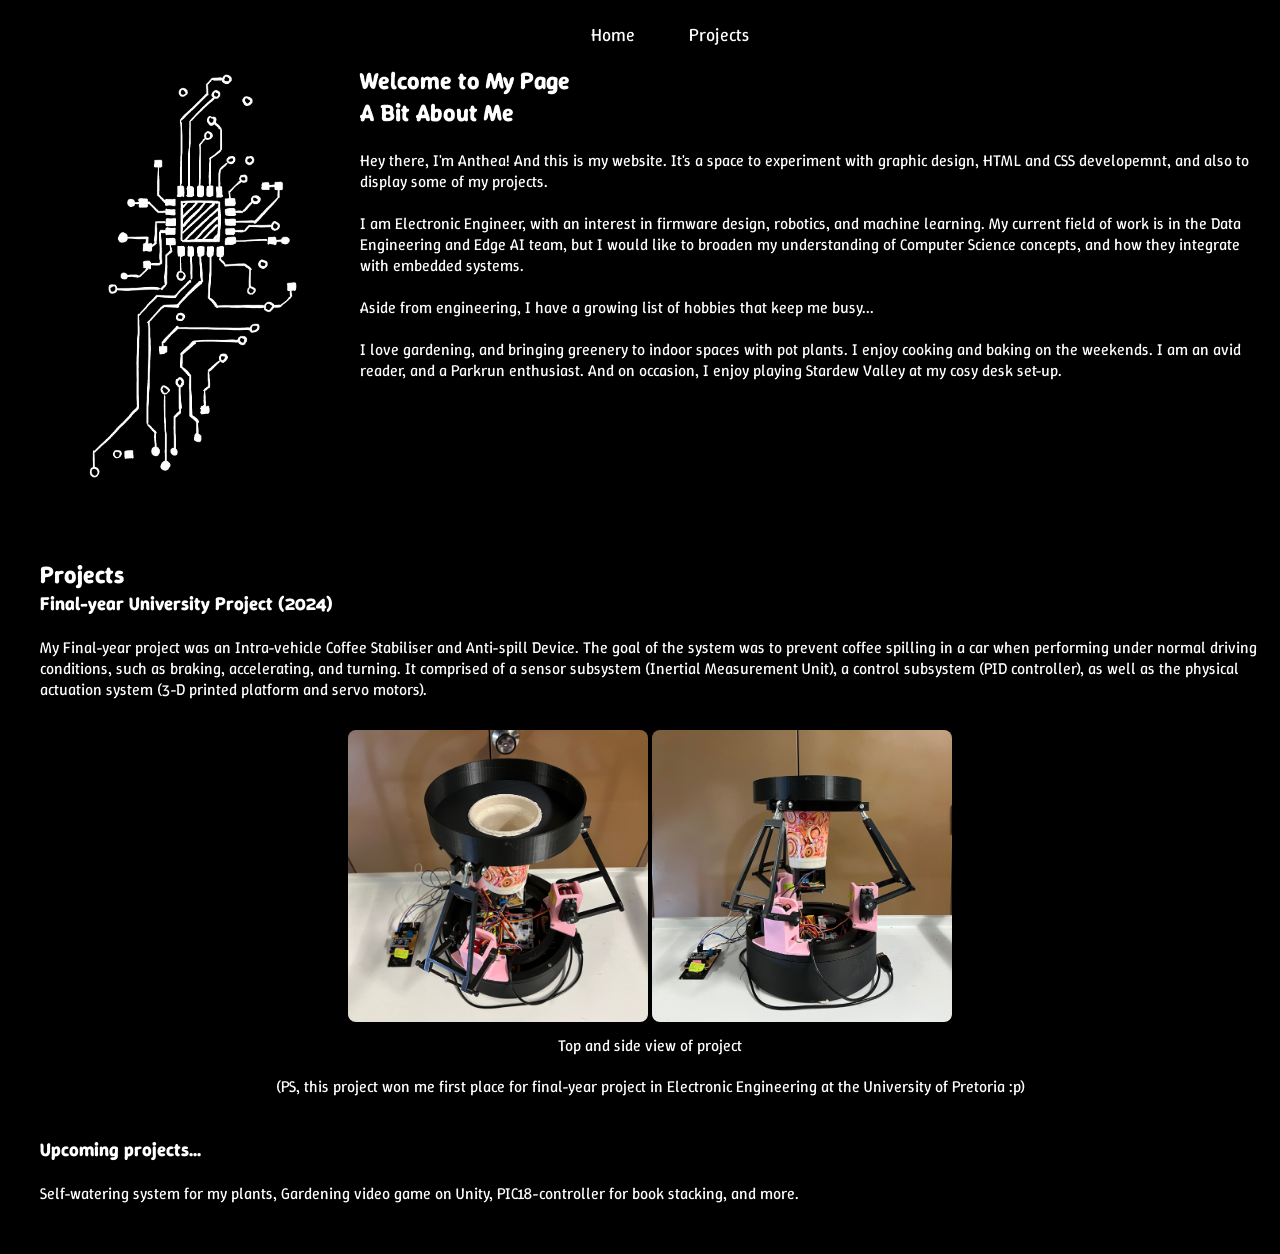
<file: index.html>
<!DOCTYPE html>
<html lang="en">
    <head>
        <meta name="viewport" content="with=device-width, initial-scale=1.0">
        <title>Anth's Website</title>
        <link rel="stylesheet" href="style.css">
        <link rel="preconnect" href="https://fonts.googleapis.com">
        <link rel="preconnect" href="https://fonts.gstatic.com" crossorigin>
        <link href="https://fonts.googleapis.com/css2?family=Winky+Rough:ital,wght@0,300..900;1,300..900&display=swap" rel="stylesheet">
    </head>
    <body>

        <!-- <section class="header">
            <nav>
                <a href="index.html"> ></a>
                <div class="nav-links">
                    <ul>
                        <li><a href="#home">HOME</a></li>
                        <li><a href="#projects">PROJECTS</a></li>
                    </ul>
                </div>
            </nav>
        </section> -->

        <!-- Navbar -->
        <div class="navbar">
            <a href="#top">Home</a>
            <a href="#projects">Projects</a>
        </div>

        <!-- Home Section -->
        <section id="home" class="section">
            <div class="home-content">
                <img src="images/circuit.jpeg" class="home-image" />
                <div class="home-text">
                <h1>Welcome to My Page</h1>
                <h2>A Bit About Me</h2>
                <br>
                <p>Hey there, I'm Anthea! And this is my website. It's a space to experiment with graphic design, HTML and CSS developemnt, and also to display some of my projects. </p>
                <br>
                <p> I am Electronic Engineer, with an interest in firmware design, robotics, and machine learning. My current field of work is in the Data Engineering and Edge AI team, but I would like to broaden my understanding of Computer Science concepts, and how they integrate with embedded systems. </p>
                <br>
                <p> Aside from engineering, I have a growing list of hobbies that keep me busy...</p>
                <br>
                <p> I love gardening, and bringing greenery to indoor spaces with pot plants. I enjoy cooking and baking on the weekends. I am an avid reader, and a Parkrun enthusiast. And on occasion, I enjoy playing Stardew Valley at my cosy desk set-up. </p>

            </div>
            </div>
            </section>

        <!-- Projects Section -->
        <section id="projects" class="section">
            <h2>Projects</h2>
            <h3> Final-year University Project (2024)</h3>
            <br>
            <p>My Final-year project was an Intra-vehicle Coffee Stabiliser and Anti-spill Device. The goal of the system was to prevent coffee spilling in a car when performing under normal driving conditions, such as braking, accelerating, and turning. It comprised of a sensor subsystem (Inertial Measurement Unit), a control subsystem (PID controller), as well as the physical actuation system (3-D printed platform and servo motors).  </p>

            <div class="image-row">
                <figure>
                    <img src="images/project_top.jpg" alt="Top View" class="side-image">
                    <img src="images/project_side.jpg" alt="Side View" class="side-image">
                    <figcaption>Top and side view of project</figcaption>
                </figure>

                <!-- <p>You can view the system working in field conditions here! </p> -->
                 <p>(PS, this project won me first place for final-year project in Electronic Engineering at the University of Pretoria :p)</p>
                <!-- <video width="640" height="360" controls>
                        <source src="images/Project video .MOV" type="video/mp4">
                        Your browser does not support the video tag.
                    </video> -->
            </div>

            <div class="upcoming">
                <h3> Upcoming projects...</h3>
                <br>
                <p> Self-watering system for my plants, Gardening video game on Unity, PIC18-controller for book stacking, and more.</p>
            </div>
        </section>
    </body>
</html>
</file>
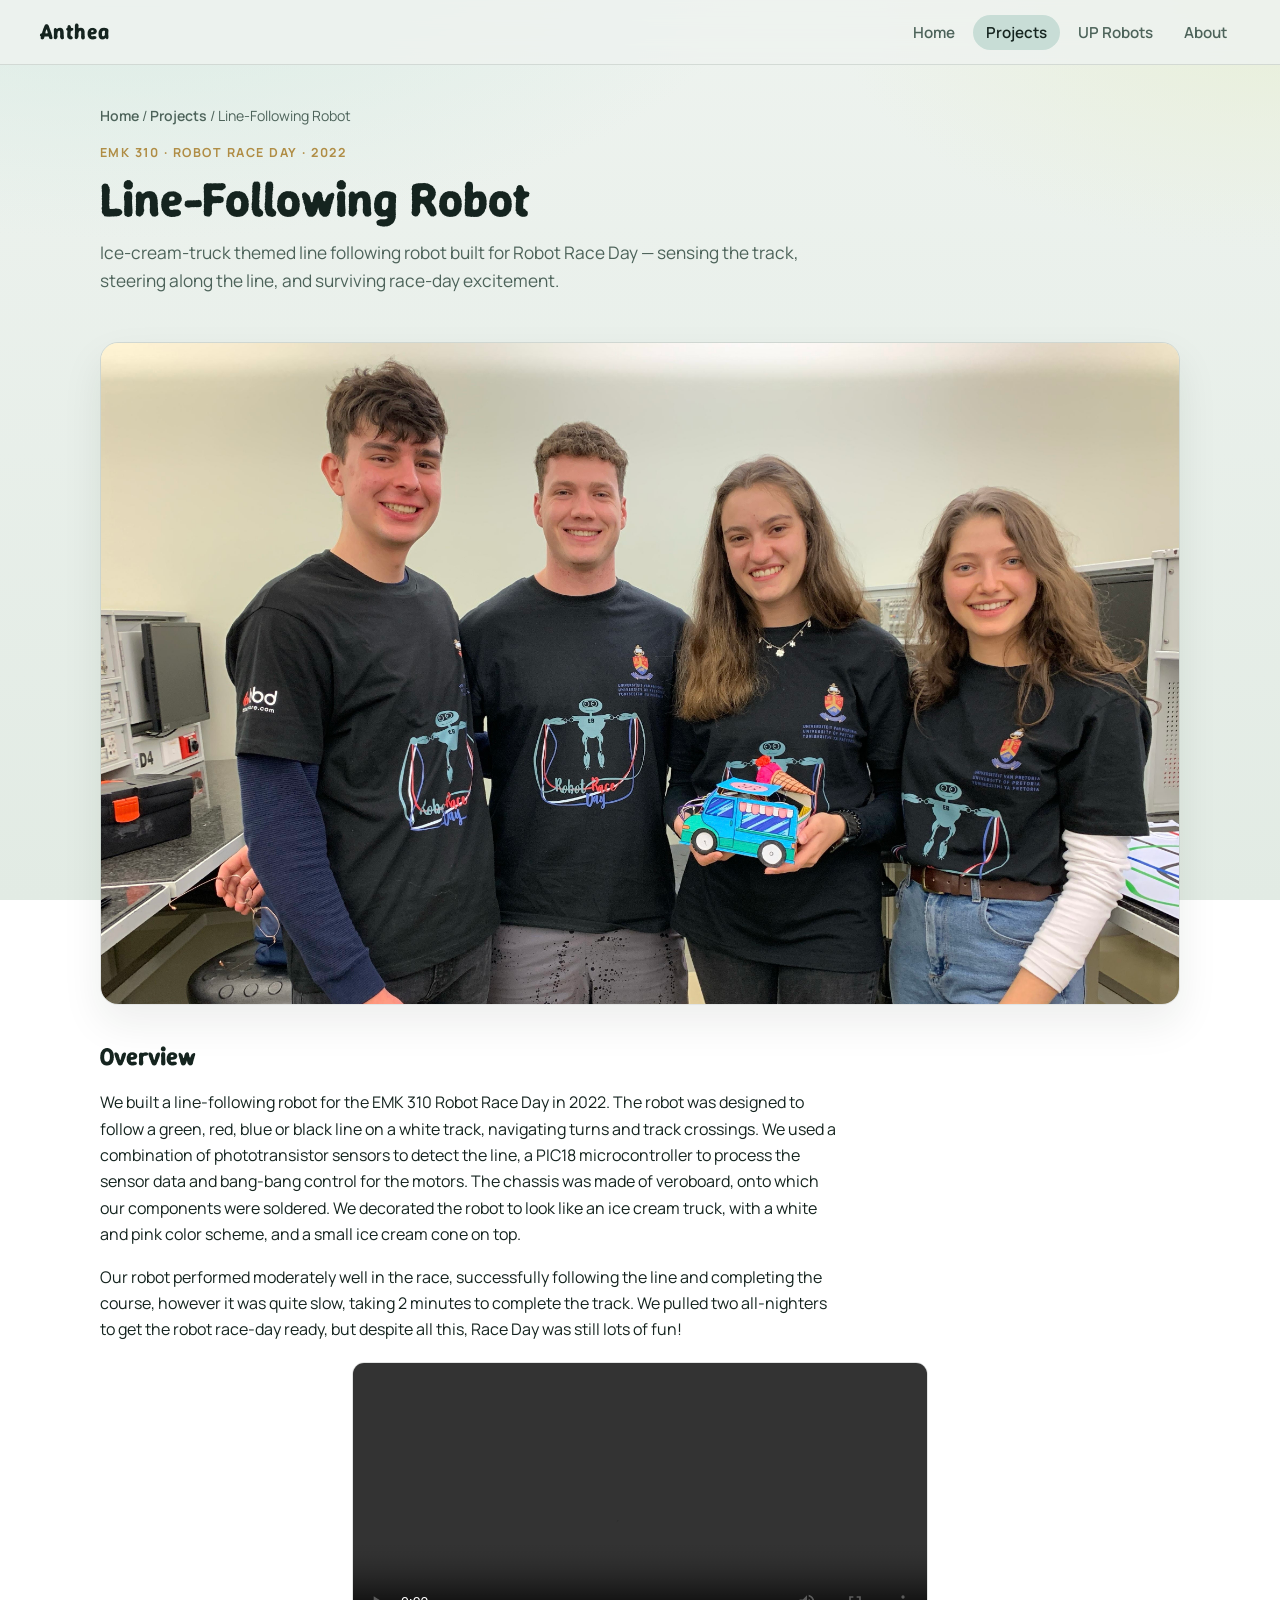
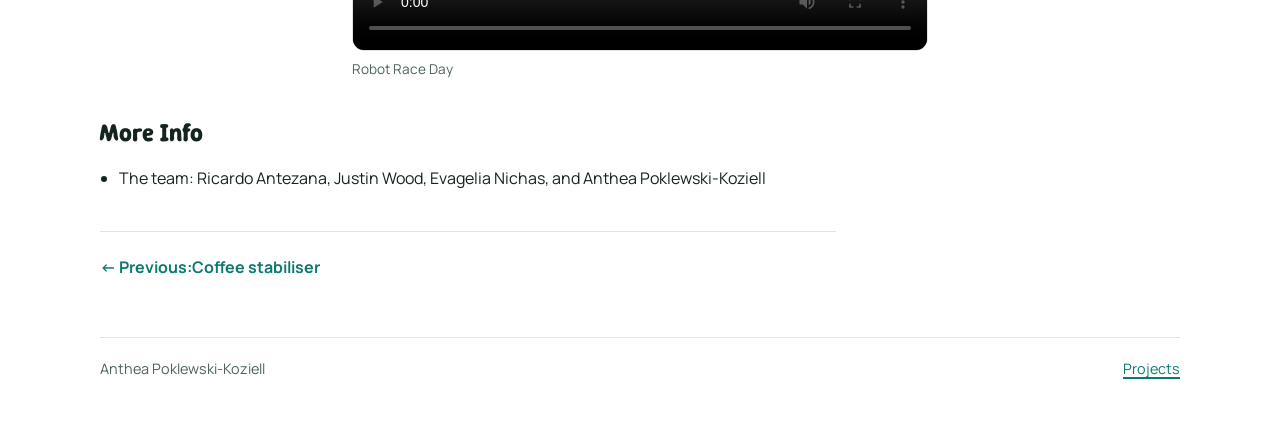
<file: my_website/projects/line-following-robot/index.html>
<!DOCTYPE html>
<html lang="en">
<head>
  <meta charset="UTF-8">
  <meta name="viewport" content="width=device-width, initial-scale=1.0">
  <title>Line-Following Robot · Anthea</title>
  <link rel="stylesheet" href="../../style.css">
  <link rel="preconnect" href="https://fonts.googleapis.com">
  <link rel="preconnect" href="https://fonts.gstatic.com" crossorigin>
  <link href="https://fonts.googleapis.com/css2?family=Manrope:wght@400;600;700;800&family=Winky+Rough:wght@400;700;800&display=swap" rel="stylesheet">
</head>
<body>
  <header class="navbar">
    <a class="nav-brand" href="../../index.html">Anthea</a>
    <nav>
      <ul class="nav-links">
        <li><a href="../../index.html">Home</a></li>
        <li><a href="../index.html" aria-current="page">Projects</a></li>
        <li><a href="../../index.html#up-robots">UP Robots</a></li>
        <li><a href="../../index.html#about">About</a></li>
      </ul>
    </nav>
  </header>

  <main class="wrap">
    <header class="article-header">
      <p class="breadcrumb">
        <a href="../../index.html">Home</a> /
        <a href="../index.html">Projects</a> /
        Line-Following Robot
      </p>
      <p class="eyebrow">EMK 310 · Robot Race Day · 2022</p>
      <h1>Line-Following Robot</h1>
      <p class="article-summary">
        Ice-cream-truck themed line following robot built for Robot Race Day — sensing the track,
        steering along the line, and surviving race-day excitement.
      </p>
    </header>

    <div class="article-hero">
      <img src="../../university_projects/Line-Following_Robot_Team.jpg" alt="Line-following robot team">
    </div>

    <article class="article-body">
      <h2>Overview</h2>
      <p>
        We built a line-following robot for the EMK 310 Robot Race Day in 2022. The robot was designed to follow a green, red, blue or black line on a white track, navigating turns and track crossings. We used a combination of phototransistor sensors to detect the line, a PIC18 microcontroller to process the sensor data and bang-bang control for the motors. The chassis was made of veroboard, onto which our components were soldered. We decorated the robot to look like an ice cream truck, with a white and pink color scheme, and a small ice cream cone on top.
      </p>
      <p>
        Our robot performed moderately well in the race, successfully following the line and completing the course, however it was quite slow, taking 2 minutes to complete the track. We pulled two all-nighters to get the robot race-day ready, but despite all this, Race Day was still lots of fun!
      </p>

      <div class="media-block">
        <figure>
          <video controls preload="metadata">
            <source src="../../university_projects/Line-Following_Robot_video.mp4" type="video/mp4">
            Your browser does not support the video tag.
          </video>
          <figcaption>Robot Race Day</figcaption>
        </figure>
      </div>

      <h2>More Info</h2>
      <ul>
        <li>The team: Ricardo Antezana, Justin Wood, Evagelia Nichas, and Anthea Poklewski-Koziell  </li>
        
      </ul>

      <nav class="article-nav">
        <a href="../coffee-stabiliser/index.html">← Previous:Coffee stabiliser</a>
      </nav>
    </article>
  </main>

  <footer class="site-footer">
    <span> Anthea Poklewski-Koziell</span>
    <a href="../index.html">Projects</a>
  </footer>
</body>
</html>
</file>
<file: style.css>
*{
    margin: 0;
    padding: 0;
    padding-bottom: 0px;
    font-family: "Winky Rough", sans-serif;
    scroll-behavior: smooth;
    color: white;
    background-color: #000000;
}

.responsive-img {
  max-width: 100%;
  height: auto;
} 

/* Section Styling */
.section {
  padding-bottom: 0px;
  padding-top: 5px;
  padding-right: 20px;
  margin-top: 60px;
}

body {
  padding-bottom: 50px; /* or however much you need */
}

/* Navbar Styling */
.navbar {
  background-color: #000000;
  color: white;
  padding: 15px 30px;
  display: flex;
  justify-content: center;
  position: fixed;
  top: 0;
  width: 100%;
  z-index: 1000;
}

.navbar a {
  color: white;
  text-decoration: none;
  margin: 0 15px;
  font-size: 18px;
  padding: 8px 12px;
}

.navbar a:hover {
  background-color: #555454;
  border-radius: 4px;
}

#projects {
  background-color: #000000;
  padding-left: 40px; /* adds 20 pixels of padding on the left */
}

#home {
  background-color: #000000;
  padding-left: 40px;
}

.home-content {
  display: flex;         /* key: place children side by side */
  align-items: top;   /* vertically center them */
  gap: 20px;             /* space between image and text */
  flex-wrap: wrap;       /* lets it wrap on small screens */
}

.home-image {
  max-width: 300px;      /* control image size */
  width: 100%;           /* responsive */
  height: auto;       /* keeps original aspect ratio */
  display: block;     /* removes inline spacing */
  object-fit: contain; /* optional: contains image without cropping */
  border-radius: 8px;
}

.home-text {
  flex: 1;               /* take remaining space */
} 

.image-row {
  padding-top: 30px;
  display: flex;             /* enables horizontal layout */
  justify-content: center;   /* centers the images in the row */
  gap: 20px;                 /* space between images */
  flex-wrap: wrap;           /* allows stacking on small screens */
  text-align: center;
}

.side-image {
  max-width: 300px;          /* control size */
  width: 100%;               /* responsive within max-width */
  height: auto;              /* maintain aspect ratio */
  border-radius: 8px;        /* optional: rounded corners */
}

figcaption {
  color: #ffffff;
  margin-top: 8px;
}

.upcoming{
    padding-top: 40px;
}
</file>
<file: my_website/style.css>
/* Anthea — portfolio styles
   Structure inspired by common personal research sites;
   colours, type, and layout are original. */

:root {
  --bg: #eef3ef;
  --bg-deep: #e2ebe4;
  --surface: #f7faf8;
  --ink: #15241f;
  --muted: #4d635a;
  --accent: #0d7a6f;
  --accent-hover: #0a5f56;
  --accent-soft: #c8ddd6;
  --brass: #b08d45;
  --line: rgba(21, 36, 31, 0.12);
  --shadow: 0 18px 40px rgba(21, 36, 31, 0.08);
  --radius: 14px;
  --max: 1080px;
  --nav-h: 64px;
  --font-display: "Winky Rough", "Segoe UI", sans-serif;
  --font-body: "Manrope", "Segoe UI", sans-serif;
}

*,
*::before,
*::after {
  box-sizing: border-box;
  margin: 0;
  padding: 0;
}

html {
  scroll-behavior: smooth;
}

body {
  font-family: var(--font-body);
  color: var(--ink);
  background:
    radial-gradient(1200px 600px at 10% -10%, #d7ebe3 0%, transparent 55%),
    radial-gradient(900px 500px at 100% 0%, #e8efd8 0%, transparent 50%),
    linear-gradient(180deg, var(--bg) 0%, var(--bg-deep) 100%);
  background-attachment: fixed;
  min-height: 100vh;
  line-height: 1.65;
  padding-bottom: 4rem;
}

img,
video {
  max-width: 100%;
  height: auto;
  display: block;
}

a {
  color: var(--accent);
  text-decoration-thickness: 1.5px;
  text-underline-offset: 3px;
}

a:hover {
  color: var(--accent-hover);
}

/* ---------- Nav ---------- */

.navbar {
  position: sticky;
  top: 0;
  z-index: 100;
  display: flex;
  align-items: center;
  justify-content: space-between;
  gap: 1rem;
  padding: 0.9rem clamp(1.2rem, 4vw, 2.5rem);
  background: rgba(238, 243, 239, 0.86);
  backdrop-filter: blur(12px);
  border-bottom: 1px solid var(--line);
}

.nav-brand {
  font-family: var(--font-display);
  font-size: 1.35rem;
  font-weight: 700;
  color: var(--ink);
  text-decoration: none;
  letter-spacing: 0.02em;
}

.nav-brand:hover {
  color: var(--accent);
}

.nav-links {
  display: flex;
  gap: 0.35rem;
  list-style: none;
}

.nav-links a {
  color: var(--muted);
  text-decoration: none;
  font-size: 0.95rem;
  font-weight: 600;
  padding: 0.45rem 0.8rem;
  border-radius: 999px;
}

.nav-links a:hover,
.nav-links a[aria-current="page"] {
  color: var(--ink);
  background: var(--accent-soft);
}

/* ---------- Layout ---------- */

.wrap {
  width: min(100% - 2.4rem, var(--max));
  margin-inline: auto;
}

.section {
  padding-top: 3.5rem;
}

.section-head {
  display: flex;
  align-items: baseline;
  justify-content: space-between;
  gap: 1rem;
  margin-bottom: 1.4rem;
}

.section-head h2 {
  font-family: var(--font-display);
  font-size: clamp(1.8rem, 3vw, 2.3rem);
  font-weight: 700;
  letter-spacing: 0.01em;
}

.section-link {
  font-weight: 700;
  text-decoration: none;
  color: var(--accent);
  white-space: nowrap;
}

.section-link:hover {
  color: var(--accent-hover);
}

.eyebrow {
  font-size: 0.78rem;
  font-weight: 700;
  letter-spacing: 0.12em;
  text-transform: uppercase;
  color: var(--brass);
  margin-bottom: 0.55rem;
}

/* ---------- Hero ---------- */

.hero {
  display: grid;
  grid-template-columns: 1.15fr 0.85fr;
  gap: clamp(1.5rem, 4vw, 3rem);
  align-items: center;
  padding-top: 2.8rem;
  padding-bottom: 1rem;
}

.hero-brand {
  font-family: var(--font-display);
  font-size: clamp(2.8rem, 7vw, 4.4rem);
  line-height: 1.05;
  font-weight: 800;
  letter-spacing: -0.02em;
  color: var(--ink);
  margin-bottom: 0.55rem;
}

.hero-role {
  font-size: 1.15rem;
  font-weight: 650;
  color: var(--accent);
  margin-bottom: 1rem;
}

.hero-text p {
  color: var(--muted);
  max-width: 38rem;
  margin-bottom: 0.85rem;
}

.hero-actions {
  display: flex;
  flex-wrap: wrap;
  gap: 0.75rem;
  margin-top: 1.4rem;
}

.btn {
  display: inline-flex;
  align-items: center;
  justify-content: center;
  gap: 0.4rem;
  padding: 0.7rem 1.15rem;
  border-radius: 999px;
  font-weight: 700;
  font-size: 0.95rem;
  text-decoration: none;
  border: 1.5px solid transparent;
  transition: transform 0.2s ease, background 0.2s ease, color 0.2s ease;
}

.btn:hover {
  transform: translateY(-1px);
}

.btn-primary {
  background: var(--accent);
  color: #f4fffb;
}

.btn-primary:hover {
  background: var(--accent-hover);
  color: #fff;
}

.btn-ghost {
  background: transparent;
  color: var(--ink);
  border-color: var(--line);
}

.btn-ghost:hover {
  background: var(--surface);
  color: var(--ink);
}

.hero-visual {
  position: relative;
}

.hero-visual img {
  width: 100%;
  max-height: 420px;
  object-fit: cover;
  border-radius: 22px;
  box-shadow: var(--shadow);
  border: 1px solid var(--line);
}

.hero-visual::after {
  content: "";
  position: absolute;
  inset: auto -8% -8% auto;
  width: 42%;
  height: 42%;
  background: radial-gradient(circle, var(--accent-soft), transparent 70%);
  z-index: -1;
  pointer-events: none;
}

.plant-row {
  display: grid;
  grid-template-columns: repeat(4, 1fr);
  gap: 0.65rem;
  margin-top: 1.5rem;
}

.plant-row img {
  width: 100%;
  aspect-ratio: 1;
  object-fit: cover;
  border-radius: 12px;
  border: 1px solid var(--line);
}

/* ---------- Project cards ---------- */

.project-grid {
  display: grid;
  grid-template-columns: repeat(2, 1fr);
  gap: 1.15rem;
}

.project-card {
  display: flex;
  flex-direction: column;
  background: var(--surface);
  border: 1px solid var(--line);
  border-radius: var(--radius);
  overflow: hidden;
  text-decoration: none;
  color: inherit;
  box-shadow: 0 1px 0 rgba(255, 255, 255, 0.7) inset;
  transition: transform 0.22s ease, box-shadow 0.22s ease, border-color 0.22s ease;
}

.project-card:hover {
  transform: translateY(-4px);
  box-shadow: var(--shadow);
  border-color: var(--accent-soft);
  color: inherit;
}

.project-card-media {
  aspect-ratio: 16 / 10;
  overflow: hidden;
  background: var(--bg-deep);
}

.project-card-media img,
.project-card-media video {
  width: 100%;
  height: 100%;
  object-fit: cover;
  transition: transform 0.35s ease;
}

/* Full photo, same shape on a phone and a wide screen. */
.project-card-media.uncropped {
  aspect-ratio: 4 / 3;
}

.project-card-media.uncropped img {
  object-fit: contain;
  object-position: center;
}

.project-card:hover .project-card-media img,
.project-card:hover .project-card-media video {
  transform: scale(1.04);
}

.project-card-body {
  padding: 1rem 1.1rem 1.2rem;
  display: flex;
  flex-direction: column;
  gap: 0.35rem;
  flex: 1;
}

.project-card-date {
  font-size: 0.72rem;
  font-weight: 700;
  letter-spacing: 0.1em;
  text-transform: uppercase;
  color: var(--muted);
}

.project-card-body h3 {
  font-family: var(--font-display);
  font-size: 1.25rem;
  line-height: 1.25;
  color: var(--ink);
}

.project-card-body p {
  color: var(--muted);
  font-size: 0.95rem;
  display: -webkit-box;
  -webkit-line-clamp: 3;
  -webkit-box-orient: vertical;
  overflow: hidden;
}

.interest-row {
  display: flex;
  flex-wrap: wrap;
  gap: 0.55rem;
}

.chip {
  display: inline-block;
  padding: 0.4rem 0.8rem;
  border-radius: 999px;
  background: var(--accent-soft);
  color: var(--ink);
  font-size: 0.85rem;
  font-weight: 650;
}

/* ---------- Article pages ---------- */

.article-header {
  padding-top: 2.4rem;
  padding-bottom: 1.4rem;
  max-width: 46rem;
}

.breadcrumb {
  font-size: 0.88rem;
  color: var(--muted);
  margin-bottom: 1rem;
}

.breadcrumb a {
  color: var(--muted);
  text-decoration: none;
  font-weight: 600;
}

.breadcrumb a:hover {
  color: var(--accent);
}

.article-header h1 {
  font-family: var(--font-display);
  font-size: clamp(2rem, 4.5vw, 3rem);
  line-height: 1.15;
  margin-bottom: 0.7rem;
}

.article-meta {
  color: var(--muted);
  font-size: 0.95rem;
  margin-bottom: 1rem;
}

.article-summary {
  font-size: 1.08rem;
  color: var(--muted);
}

.article-hero {
  margin: 1.5rem auto 2rem;
  border-radius: 18px;
  overflow: hidden;
  border: 1px solid var(--line);
  box-shadow: var(--shadow);
}

.article-hero img,
.article-hero video {
  display: block;
  width: 100%;
  height: auto;
  max-height: none;
  object-fit: contain;
}

.article-body {
  max-width: 46rem;
}

.article-body h2 {
  font-family: var(--font-display);
  font-size: 1.55rem;
  margin: 2rem 0 0.7rem;
}

.article-body h3 {
  font-family: var(--font-display);
  font-size: 1.2rem;
  margin: 1.4rem 0 0.5rem;
}

.about-copy {
  color: var(--muted);
  max-width: 42rem;
  margin-bottom: 1rem;
}

#up-robots {
  scroll-margin-top: calc(var(--nav-h) + 0.5rem);
}

.up-robots {
  display: grid;
  grid-template-columns: repeat(4, 1fr);
  gap: 0.65rem;
  align-items: center;
}

.up-robots-tile {
  width: 100%;
  min-width: 0;
  aspect-ratio: 1;
  box-sizing: border-box;
  background: #fff;
  border-radius: 12px;
  border: 1px solid var(--line);
  display: flex;
  align-items: center;
  justify-content: center;
  padding: 0.4rem;
  overflow: hidden;
}

.up-robots-tile img {
  display: block;
  width: 100%;
  height: 100%;
  max-width: 100%;
  object-fit: contain;
}

.up-robots .about-copy {
  grid-column: 2 / -1;
  margin: 0;
}

.article-body p,
.article-body ul,
.article-body ol {
  margin-bottom: 1rem;
  color: var(--ink);
}

.article-body ul,
.article-body ol {
  padding-left: 1.2rem;
}

.article-body li {
  margin-bottom: 0.35rem;
}

.article-body .callout {
  background: var(--surface);
  border-left: 3px solid var(--accent);
  padding: 0.9rem 1rem;
  border-radius: 0 10px 10px 0;
  margin: 1.2rem 0;
  color: var(--muted);
}

.media-pair {
  display: grid;
  grid-template-columns: 1fr 1fr;
  gap: 0.8rem;
  margin: 1.2rem 0;
}

.media-pair figure,
.media-block figure {
  margin: 0;
}

.media-pair img,
.media-block img,
.media-block video {
  width: 100%;
  border-radius: 12px;
  border: 1px solid var(--line);
}

.media-block {
  margin: 1.2rem 0;
}

.article-body .media-pair {
  width: min(var(--max), calc(100vw - 2.4rem));
  margin-left: 0;
}

.article-body .media-block,
.article-body .video-embed {
  width: min(36rem, calc(100vw - 2.4rem));
  max-width: none;
  margin-left: calc((min(var(--max), 100vw - 2.4rem) - min(36rem, 100vw - 2.4rem)) / 2);
}

.article-body .media-block video,
.article-body .media-block img,
.article-body .media-pair img {
  display: block;
  width: 100%;
  height: auto;
  object-fit: contain;
}

.video-embed {
  margin-top: 2.5rem;
  margin-bottom: 0;
}

.video-embed figcaption {
  font-size: 0.85rem;
  color: var(--muted);
  margin-top: 0.45rem;
  text-align: center;
}

.video-frame {
  position: relative;
  width: 100%;
  aspect-ratio: 16 / 9;
  border-radius: 12px;
  overflow: hidden;
  border: 1px solid var(--line);
  background: #111;
}

.video-frame iframe {
  position: absolute;
  inset: 0;
  width: 100%;
  height: 100%;
  border: 0;
}

.media-block figcaption,
.media-pair figcaption {
  font-size: 0.85rem;
  color: var(--muted);
  margin-top: 0.45rem;
}

.article-nav {
  display: flex;
  justify-content: space-between;
  gap: 1rem;
  margin-top: 2.5rem;
  padding-top: 1.4rem;
  border-top: 1px solid var(--line);
}

.article-nav a {
  font-weight: 700;
  text-decoration: none;
}

/* ---------- Footer ---------- */

.site-footer {
  width: min(100% - 2.4rem, var(--max));
  margin: 3.5rem auto 0;
  padding-top: 1.2rem;
  border-top: 1px solid var(--line);
  color: var(--muted);
  font-size: 0.9rem;
  display: flex;
  justify-content: space-between;
  gap: 1rem;
  flex-wrap: wrap;
}

/* ---------- Responsive ---------- */

@media (max-width: 820px) {
  .hero {
    grid-template-columns: 1fr;
  }

  .up-robots {
    grid-template-columns: repeat(2, 1fr);
  }

  .up-robots .about-copy {
    grid-column: 1 / -1;
  }

  .hero-visual {
    order: -1;
    max-width: 360px;
  }

  .project-grid {
    grid-template-columns: 1fr;
  }

  .plant-row {
    grid-template-columns: repeat(2, 1fr);
  }

  .media-pair {
    grid-template-columns: 1fr;
  }
}

@media (max-width: 520px) {
  .navbar {
    flex-direction: column;
    align-items: flex-start;
  }

  .nav-links {
    flex-wrap: wrap;
  }
}
</file>
